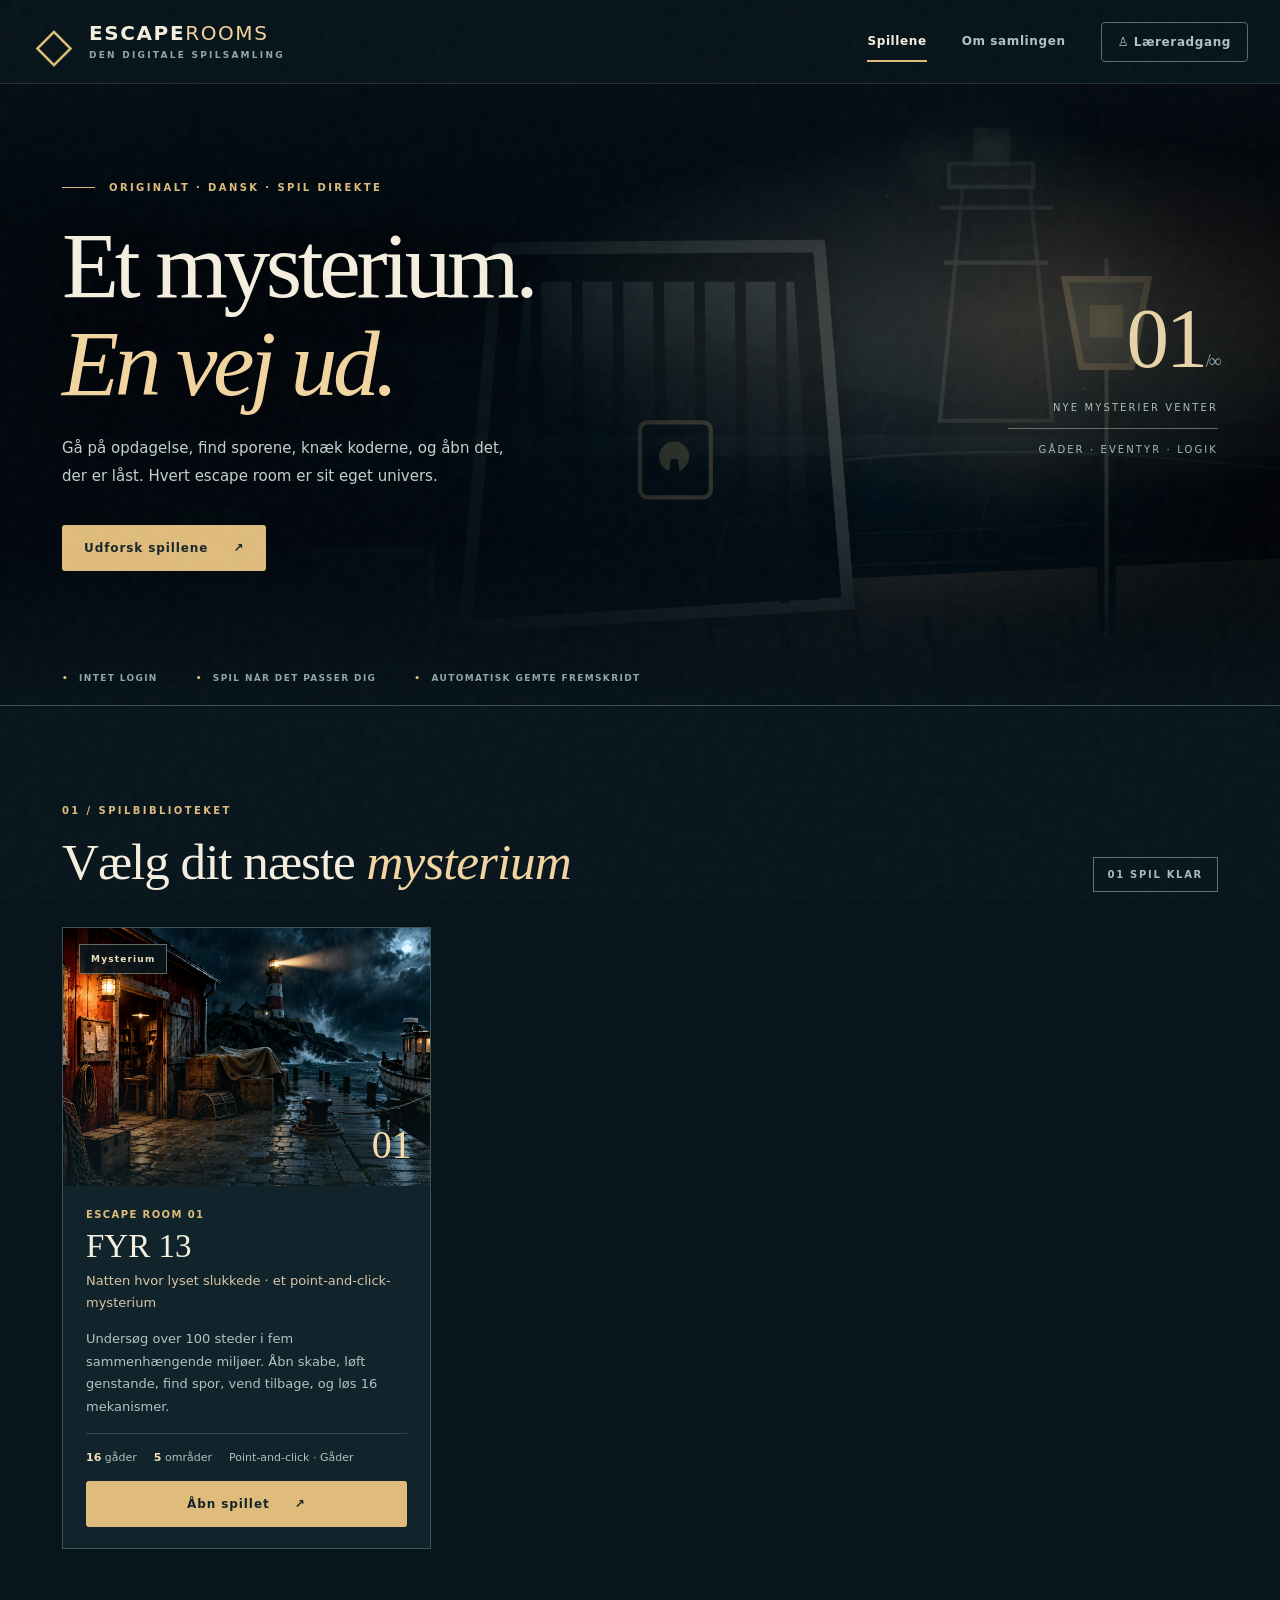
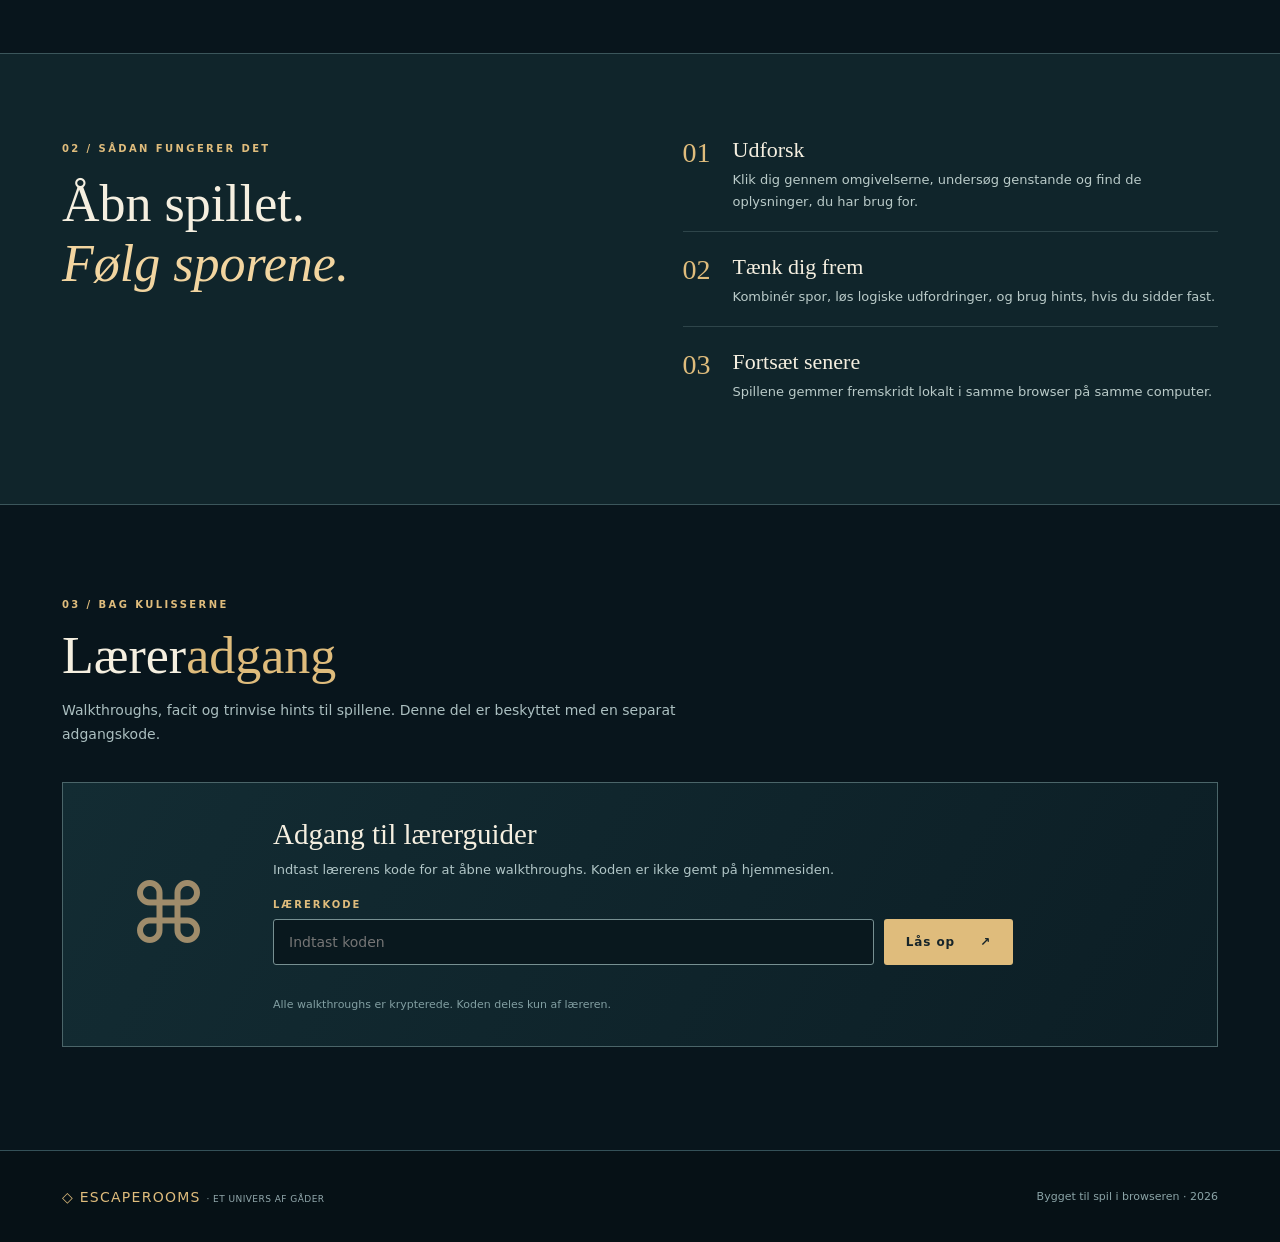
<file: index.html>
<!DOCTYPE html>
<html lang="da">
<head>
  <meta charset="utf-8" />
  <meta name="viewport" content="width=device-width, initial-scale=1" />
  <meta name="theme-color" content="#08141b" />
  <meta name="description" content="Escaperooms – selvstændige, originale danske digitale mysterier og gåder. Spil direkte i browseren." />
  <title>Escaperooms · Mysterier, der venter på at blive løst</title>
  <link rel="stylesheet" href="styles.css" />
  <script defer src="portal.js"></script>
</head>
<body>
  <div class="noise" aria-hidden="true"></div>
  <header class="main-header">
    <div class="header-content">
      <a class="brand" href="#spil" aria-label="Escaperooms – forside"><span class="brand-symbol" aria-hidden="true">◇</span><span><strong>ESCAPE<span>ROOMS</span></strong><small>DEN DIGITALE SPILSAMLING</small></span></a>
      <nav class="primary-nav" aria-label="Hovednavigation">
        <a href="#spil" id="navGames" class="active">Spillene</a>
        <a href="#om" id="navAbout">Om samlingen</a>
        <a href="#laerer" id="navTeacher" class="teacher-nav"><span aria-hidden="true">♙</span> Læreradgang</a>
      </nav>
    </div>
  </header>
  <main>
    <section class="hero" aria-labelledby="heroTitle">
      <div class="hero-art" role="img" aria-label="Et ensomt fyrtårn på en stormfuld nat"></div>
      <div class="hero-glow" aria-hidden="true"></div>
      <div class="hero-inner">
        <div class="hero-copy">
          <div class="eyebrow"><span class="eyebrow-dash"></span> ORIGINALT · DANSK · SPIL DIREKTE</div>
          <h1 id="heroTitle">Et mysterium.<br /><em>En vej ud.</em></h1>
          <p>Gå på opdagelse, find sporene, knæk koderne, og åbn det, der er låst. Hvert escape room er sit eget univers.</p>
          <a class="button button-gold" href="#spil"><span>Udforsk spillene</span><span aria-hidden="true">↗</span></a>
        </div>
        <div class="hero-side"><span class="hero-number">01<span> / ∞</span></span><span>NYE MYSTERIER VENTER</span><div class="hero-line"></div><span>GÅDER · EVENTYR · LOGIK</span></div>
      </div>
      <div class="hero-foot"><span>INTET LOGIN</span><span>SPIL NÅR DET PASSER DIG</span><span>AUTOMATISK GEMTE FREMSKRIDT</span></div>
    </section>
    <section class="library container" id="spil" aria-labelledby="libraryTitle">
      <div class="section-intro"><div><span class="section-overline">01 / SPILBIBLIOTEKET</span><h2 id="libraryTitle">Vælg dit næste <em>mysterium</em></h2></div><span class="library-count" id="libraryCount">HENTER SPIL...</span></div>
      <div class="library-grid" id="libraryGrid"><div class="loading-card">Henter spilbiblioteket ...</div></div>
    </section>
    <section class="about-band" id="om"><div class="container about-grid"><div><span class="section-overline">02 / SÅDAN FUNGERER DET</span><h2>Åbn spillet.<br /><em>Følg sporene.</em></h2></div><div class="about-items"><div><span class="about-index">01</span><div><h3>Udforsk</h3><p>Klik dig gennem omgivelserne, undersøg genstande og find de oplysninger, du har brug for.</p></div></div><div><span class="about-index">02</span><div><h3>Tænk dig frem</h3><p>Kombinér spor, løs logiske udfordringer, og brug hints, hvis du sidder fast.</p></div></div><div><span class="about-index">03</span><div><h3>Fortsæt senere</h3><p>Spillene gemmer fremskridt lokalt i samme browser på samme computer.</p></div></div></div></div></section>
    <section class="teacher-section container" id="laerer" aria-labelledby="teacherTitle">
      <div class="teacher-section-heading"><span class="section-overline">03 / BAG KULISSERNE</span><h2 id="teacherTitle">Lærer<span class="gold-text">adgang</span></h2><p>Walkthroughs, facit og trinvise hints til spillene. Denne del er beskyttet med en separat adgangskode.</p></div>
      <div class="teacher-shell" id="teacherShell">
        <div class="lock-crest" aria-hidden="true">⌘</div>
        <form class="unlock-form" id="unlockForm">
          <h3>Adgang til lærerguider</h3><p>Indtast lærerens kode for at åbne walkthroughs. Koden er ikke gemt på hjemmesiden.</p>
          <label for="teacherCode">LÆRERKODE</label><div class="unlock-row"><input id="teacherCode" name="teacherCode" type="password" autocomplete="off" autocapitalize="characters" spellcheck="false" placeholder="Indtast koden" required /><button type="submit" class="button button-gold" id="unlockButton">Lås op <span aria-hidden="true">↗</span></button></div>
          <div class="form-message" id="unlockMessage" role="status" aria-live="polite"></div>
          <small>Alle walkthroughs er krypterede. Koden deles kun af læreren.</small>
        </form>
        <div id="teacherUnlocked" hidden></div>
      </div>
    </section>
  </main>
  <footer class="site-footer"><div class="container footer-inner"><div class="footer-brand">◇ ESCAPEROOMS <span>· ET UNIVERS AF GÅDER</span></div><span>Bygget til spil i browseren · 2026</span></div></footer>
</body>
</html>
</file>
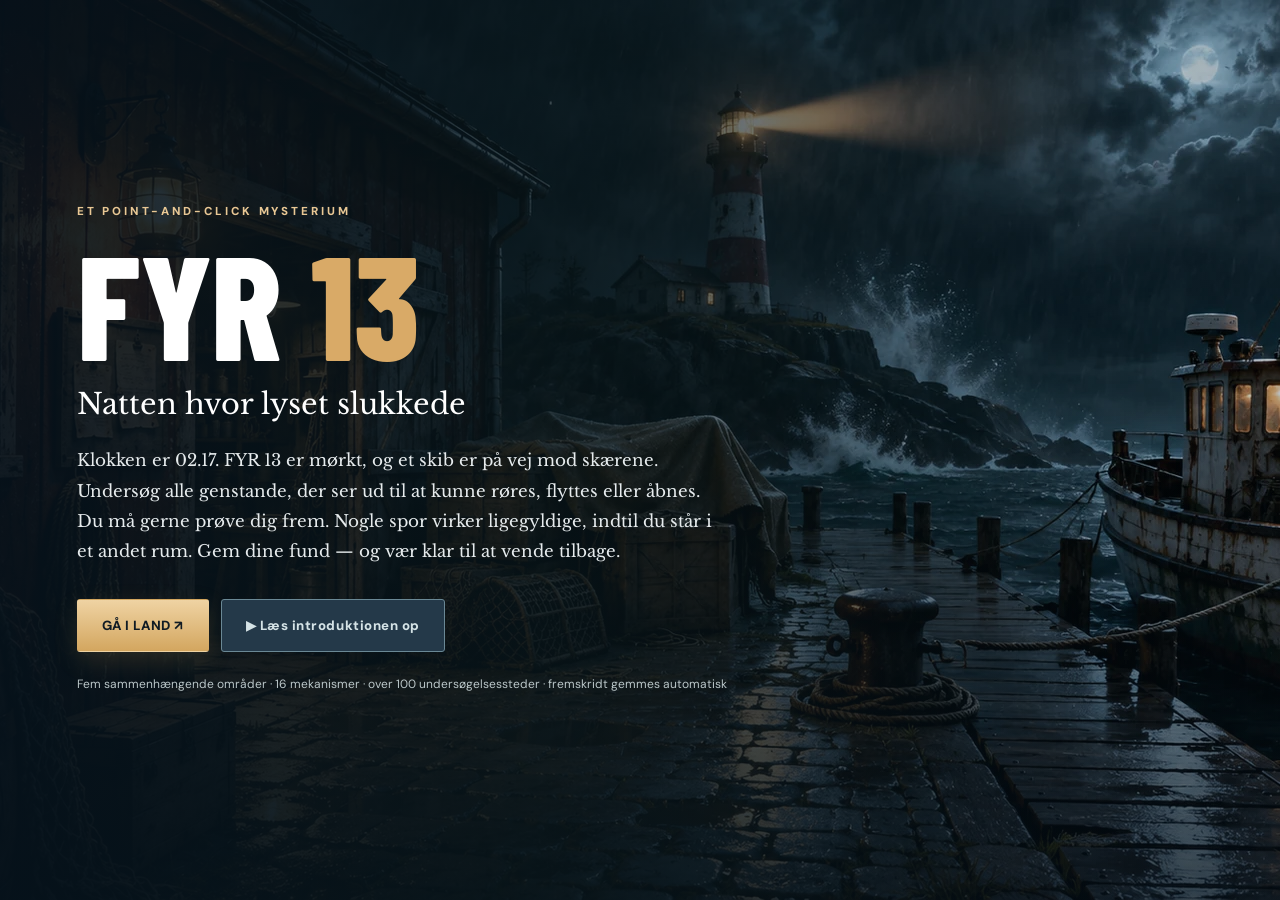
<file: games/fyr13/index.html>
<!DOCTYPE html><html lang="da"><head><meta charset="utf-8"><meta name="viewport" content="width=device-width,initial-scale=1"><meta name="theme-color" content="#071018"><meta name="description" content="FYR 13 – et interaktivt dansk escape room med fem udforskelige miljøer, 15 gåder, fund, logbog, oplæsning og hints."><title>FYR 13 – Natten hvor lyset slukkede</title><link rel="stylesheet" href="styles.css"><link rel="stylesheet" href="adventure.css"><link rel="stylesheet" href="adventure.css"></head><body><div id="app"><noscript>FYR 13 kræver, at JavaScript er aktiveret.</noscript></div><script src="game-data.js"></script><script src="game.js"></script></body></html>
</file>
<file: styles.css>
:root{color-scheme:dark;--bg:#08151c;--bg2:#0b1e25;--panel:#10252b;--line:#31505a;--gold:#dfbc7c;--gold2:#f2d5a0;--white:#f5efe0;--muted:#a5bbc1;--serif:Georgia,'Times New Roman',serif;--sans:ui-sans-serif,system-ui,-apple-system,'Segoe UI',sans-serif}
*{box-sizing:border-box}html{scroll-behavior:smooth}body{margin:0;background:var(--bg);font-family:var(--sans);color:var(--white)}a{color:inherit}button,input{font:inherit}button{cursor:pointer}button:focus-visible,a:focus-visible,input:focus-visible{outline:3px solid var(--gold2);outline-offset:4px}h1,h2,h3,p{margin-top:0}p{line-height:1.7}h1,h2{font-family:var(--serif);font-weight:400}h2 em,h1 em{font-weight:400;color:var(--gold2)}.container{max-width:1220px;padding:0 32px;margin:0 auto}.noise{position:fixed;inset:0;pointer-events:none;z-index:50;opacity:.09;background-image:url('data:image/svg+xml,%3Csvg viewBox=%220 0 160 160%22 xmlns=%22http://www.w3.org/2000/svg%22%3E%3Cfilter id=%22n%22%3E%3CfeTurbulence type=%22fractalNoise%22 baseFrequency=%22.5%22 numOctaves=%223%22 stitchTiles=%22stitch%22/%3E%3C/filter%3E%3Crect width=%22100%25%22 height=%22100%25%22 filter=%22url(%23n)%22 opacity=%22.33%22/%3E%3C/svg%3E')}.main-header{height:84px;position:relative;z-index:7;background:#07141adb;border-bottom:1px solid #8cb0ad33}.header-content{display:flex;align-items:center;justify-content:space-between;gap:18px;max-width:1370px;margin:0 auto;padding:0 32px;height:100%}.brand{display:flex;align-items:center;gap:13px;text-decoration:none}.brand-symbol{display:grid;place-items:center;width:44px;height:44px;font-size:48px;color:var(--gold);line-height:1;transform:rotate(0deg)}.brand strong{font-size:20px;letter-spacing:.08em;line-height:1}.brand strong span{font-weight:400;color:var(--gold2)}.brand small{display:block;font-size:9px;letter-spacing:.25em;margin-top:6px;color:#92a6a8;font-weight:600}.primary-nav{display:flex;align-items:center;gap:35px}.primary-nav a{text-decoration:none;color:#b2c2c3;font-size:12px;letter-spacing:.05em;font-weight:700;padding:12px 0;border-bottom:2px solid transparent}.primary-nav a.active,.primary-nav a:hover{color:var(--white);border-bottom-color:var(--gold)}.primary-nav a.teacher-nav{border:1px solid #567078;border-radius:4px;padding:12px 16px}.primary-nav a.teacher-nav:hover{border-color:var(--gold)}.hero{min-height:570px;position:relative;isolation:isolate;overflow:hidden;border-bottom:1px solid #34525a;background:#101d24}.hero-art{position:absolute;inset:-8% -2%;z-index:-3;background-image:linear-gradient(90deg,#07141b 2%,#07141bea 36%,#0a16219c 68%,#0d151b88 100%),url('games/fyr13/assets/kaj.svg');background-position:center,center 44%;background-size:cover;filter:saturate(.78) contrast(1.12);animation:breath 16s ease-in-out infinite alternate}.hero:before{content:'';position:absolute;inset:0;z-index:-2;background:radial-gradient(ellipse at 78% 38%,#ffd19e2b,transparent 35%),linear-gradient(0deg,#07141be8 0%,transparent 26%,transparent 75%,#07141b80 100%)}.hero-glow{position:absolute;right:12%;top:17%;width:170px;height:330px;background:linear-gradient(90deg,transparent,#d9b47919,transparent);transform:rotate(16deg);filter:blur(35px);opacity:.6;pointer-events:none}.hero-inner{max-width:1220px;margin:auto;min-height:515px;padding:89px 32px 80px;display:flex;align-items:center;justify-content:space-between;gap:40px}.hero-copy{max-width:720px}.eyebrow,.section-overline{display:inline-flex;align-items:center;gap:14px;color:var(--gold);font-size:10px;font-weight:850;letter-spacing:.24em}.eyebrow-dash{display:inline-block;height:1px;width:33px;background:var(--gold)}.hero h1{font-size:clamp(57px,7.3vw,100px);line-height:1.05;letter-spacing:-.047em;margin:24px 0 22px;text-shadow:0 9px 32px #000a}.hero p{max-width:470px;color:#c5d0cf;font-size:15px;line-height:1.85;margin-bottom:34px}.button{display:inline-flex;align-items:center;justify-content:space-between;gap:25px;padding:15px 21px;border:1px solid transparent;text-decoration:none;font-size:12px;font-weight:850;letter-spacing:.075em;border-radius:3px;transition:background .2s ease,transform .2s ease}.button:hover{transform:translateY(-2px)}.button:disabled{opacity:.6;cursor:wait}.button-gold{background:var(--gold);color:#17252a}.button-gold:hover{background:#f1d5a1}.button-outline{border-color:#758a87;background:#10252a;color:#f5e8ca}.button-outline:hover{border-color:var(--gold);background:#1c3334}.hero-side{display:grid;gap:15px;text-align:right;align-content:center;color:#a4bbb9;font-size:10px;letter-spacing:.21em}.hero-side .hero-number{font:normal 85px var(--serif);letter-spacing:-.04em;color:#e7d4aa}.hero-number span{font:normal 18px var(--serif);color:#91a3a4}.hero-line{height:1px;background:#b4b5aa88;width:210px}.hero-foot{height:54px;max-width:1220px;margin:0 auto;padding:0 32px;display:flex;align-items:center;gap:38px;color:#8fa5a7;font-size:9px;letter-spacing:.15em;font-weight:800}.hero-foot span:before{content:'•';color:var(--gold);padding-right:10px}.library{padding-top:93px;padding-bottom:104px}.section-intro{display:flex;align-items:end;justify-content:space-between;gap:20px;margin-bottom:35px}.section-intro h2{font-size:clamp(35px,4vw,54px);line-height:1.17;letter-spacing:-.02em;margin:14px 0 0}.library-count{border:1px solid #607674;color:var(--muted);padding:11px 14px;font-size:10px;letter-spacing:.17em;font-weight:850;white-space:nowrap}.library-grid{display:grid;grid-template-columns:repeat(3,minmax(0,1fr));gap:25px}.game-card{border:1px solid #3b5457;background:#11242b;overflow:hidden;transition:transform .22s ease,border-color .22s ease,box-shadow .22s ease}.game-card:hover{transform:translateY(-5px);border-color:#b9a177;box-shadow:0 16px 35px #0005}.card-cover{display:block;position:relative;aspect-ratio:1.42;overflow:hidden;background:#20313a}.card-cover img{display:block;width:100%;height:100%;object-fit:cover;transition:transform .65s ease;filter:contrast(1.13) saturate(.9)}.game-card:hover img{transform:scale(1.07)}.card-cover:after{content:'';position:absolute;inset:0;pointer-events:none;background:linear-gradient(0deg,#10242ba6,transparent 56%)}.cover-category{position:absolute;top:16px;left:16px;background:#081920cb;border:1px solid #b6b49a88;color:#ebdebf;font-size:9px;letter-spacing:.13em;font-weight:850;padding:9px 11px;z-index:2}.cover-index{position:absolute;bottom:18px;right:18px;font:normal 40px var(--serif);color:#f4ddaa;z-index:2}.card-content{padding:23px 23px 21px}.card-kicker{font-size:10px;color:var(--gold);font-weight:800;letter-spacing:.14em;margin-bottom:8px}.game-card h3{font:normal 33px/1.15 var(--serif);margin:4px 0}.card-subtitle{font-size:13px;color:#d9c5a6;margin:0 0 14px}.card-description{color:#b1c2c3;font-size:13px;line-height:1.75;min-height:92px}.card-stats{display:flex;gap:17px;flex-wrap:wrap;border-top:1px solid #52666788;padding:17px 0;color:#afc1bf;font-size:11px}.card-stats strong{color:#f0dfba;font-weight:800}.card-actions{display:flex;align-items:center;gap:15px;justify-content:space-between}.card-actions a{flex:1;text-align:center;justify-content:center}.progress-caption{font-size:10px;color:var(--gold);max-width:110px;text-align:right;line-height:1.5}.loading-card,.error-card{padding:35px;border:1px solid var(--line);color:var(--muted)}.about-band{background:#10252b;border-block:1px solid #3b565b;padding:83px 0}.about-grid{display:grid;grid-template-columns:1fr 1fr;gap:85px}.about-grid h2{font-size:52px;line-height:1.15;margin:18px 0}.about-items{display:grid;gap:22px}.about-items>div{border-bottom:1px solid #49626688;display:flex;gap:22px;padding-bottom:18px}.about-items>div:last-child{border:0}.about-index{font:normal 28px var(--serif);color:var(--gold)}.about-items h3{font:normal 22px var(--serif);margin:0 0 6px}.about-items p{font-size:13px;color:#bacbc9;line-height:1.7;margin:0}.teacher-section{padding-top:88px;padding-bottom:103px}.teacher-section-heading{max-width:680px;margin-bottom:35px}.teacher-section-heading h2{font-size:52px;margin:14px 0}.gold-text{color:var(--gold)}.teacher-section-heading p{font-size:14px;color:#abbfc0}.teacher-shell{border:1px solid #4b6569;background:linear-gradient(120deg,#132c33,#0c1e25);padding:35px;display:flex;gap:35px;min-height:255px}.lock-crest{font-size:83px;font-family:var(--serif);color:#9f8c6b;width:140px;min-width:140px;align-self:center;text-align:center}.unlock-form{flex:1;max-width:740px}.unlock-form h3{font:normal 29px var(--serif);margin:0 0 8px}.unlock-form p{font-size:13px;color:#b1c6c7}.unlock-form label{display:block;font-size:10px;font-weight:800;letter-spacing:.2em;color:var(--gold);margin:18px 0 9px}.unlock-row{display:flex;gap:10px}.unlock-row input{background:#09181e;border:1px solid #779092;color:#ffefd3;min-width:0;flex:1;padding:14px 15px;border-radius:3px;font-size:14px}.unlock-row button{white-space:nowrap}.form-message{min-height:24px;font-size:12px;margin-top:9px;color:#ffc4b3}.unlock-form small{display:block;color:#829fa2;font-size:11px}.teacher-dashboard{flex:1;min-width:0}.teacher-topline{display:flex;justify-content:space-between;align-items:center;gap:15px}.teacher-topline h3{font:normal 30px var(--serif);margin:0}.text-action{background:transparent;color:var(--gold);border:1px solid #7c8f88;padding:9px 12px;border-radius:3px;font-size:11px;font-weight:800}.text-action:hover{background:#253c42}.teacher-help{font-size:12px;color:#a9c1c2;margin:10px 0 21px}.teacher-game-nav{display:flex;gap:8px;flex-wrap:wrap;margin:12px 0 20px}.teacher-game-nav button{border:1px solid #69817e;color:#e9dcbf;background:#183238;padding:9px 15px;font-weight:800;font-size:12px}.teacher-game-nav button.active{background:var(--gold);color:#18292c;border-color:var(--gold)}.guide-controls{display:flex;gap:12px;flex-wrap:wrap;align-items:center;margin:13px 0 20px}.guide-controls input{border:1px solid #678080;background:#0a1b23;color:#fff1cf;padding:12px;flex:1;min-width:220px}.guide-controls .button{white-space:nowrap}.guide-summary{display:grid;gap:2px;border-left:2px solid var(--gold);background:#1d3439;padding:15px;margin-bottom:20px}.guide-summary strong{font:normal 25px var(--serif)}.guide-summary span{font-size:12px;color:#b8caca}.guide-area{margin-bottom:14px;border:1px solid #536c6e}.guide-area>summary{cursor:pointer;background:#1c343a;padding:17px 19px;font-size:16px;color:#f0debf;font-weight:750;display:flex;justify-content:space-between;gap:15px;list-style:none}.guide-area>summary::-webkit-details-marker{display:none}.guide-area>summary::after{content:'+';font-size:21px;color:var(--gold)}.guide-area[open]>summary::after{content:'−'}.guide-area-content{padding:14px;background:#0e222a}.guide-note{font-size:12px;color:#dfcfaf;border-left:2px solid #928061;padding:8px 13px;margin:0 0 15px;background:#1b3032}.guide-puzzle{border:1px solid #3f5c60;padding:17px;background:#132b32;margin:13px 0}.guide-puzzle h4{font:normal 22px var(--serif);margin:0 0 5px}.guide-puzzle .guide-index{color:var(--gold);font-size:10px;letter-spacing:.16em;font-weight:900;margin-bottom:5px}.guide-puzzle p{font-size:12px;color:#bdced0;margin:8px 0}.guide-answer{border-left:3px solid var(--gold);background:#233534;padding:12px 14px;color:#ffebbe;font-size:13px;line-height:1.6;margin:13px 0}.guide-hints{margin:10px 0;padding:0;list-style:none}.guide-hints li{border-bottom:1px solid #395256;font-size:12px;line-height:1.6;color:#dbe4db;padding:9px 0}.guide-hints strong{color:var(--gold);margin-right:8px}.guide-pill{color:var(--gold);font-size:10px;font-weight:900;text-transform:uppercase}.guide-error{font-size:12px;color:#ffd0bf;margin:10px}.site-footer{border-top:1px solid #345158;background:#061116}.footer-inner{min-height:91px;display:flex;align-items:center;justify-content:space-between;gap:20px;color:#8ba4a7;font-size:11px}.footer-brand{font-size:14px;color:var(--gold);letter-spacing:.09em}.footer-brand span{font-size:9px;color:#94aaae;letter-spacing:.05em}[hidden]{display:none!important}
@keyframes breath{from{transform:scale(1)}to{transform:scale(1.05)}}
@media(max-width:990px){.library-grid{grid-template-columns:repeat(2,minmax(0,1fr))}.hero-side{display:none}.hero-inner{min-height:480px}.about-grid{gap:38px}.about-grid h2{font-size:42px}}
@media(max-width:670px){.container,.header-content{padding-inline:20px}.main-header{height:auto}.header-content{align-items:flex-start;gap:12px;flex-direction:column;padding-block:12px}.brand strong{font-size:16px}.brand small{font-size:8px}.brand-symbol{width:30px;height:30px;font-size:36px}.primary-nav{justify-content:space-between;width:100%;gap:8px}.primary-nav a{font-size:11px}.primary-nav a.teacher-nav{padding:8px}.hero{min-height:470px}.hero-inner{padding:58px 20px 42px;min-height:435px}.hero h1{font-size:56px}.hero p{font-size:13px}.hero-foot{padding:0 20px;gap:12px;justify-content:space-between;font-size:8px}.hero-foot span:nth-child(2){display:none}.library{padding-top:58px;padding-bottom:68px}.section-intro{align-items:start;flex-direction:column}.section-intro h2{font-size:36px}.library-grid{grid-template-columns:1fr}.card-description{min-height:0}.about-band{padding-block:60px}.about-grid{grid-template-columns:1fr;gap:20px}.about-grid h2{font-size:42px}.teacher-section{padding-block:60px}.teacher-section-heading h2{font-size:41px}.teacher-shell{display:block;padding:20px}.lock-crest{display:none}.unlock-row{flex-direction:column}.guide-controls{flex-direction:column;align-items:stretch}.guide-controls input{width:100%}.footer-inner{align-items:start;flex-direction:column;padding-block:22px}.footer-brand span{display:none}}
@media(prefers-reduced-motion:reduce){*,*::before,*::after{animation:none!important;scroll-behavior:auto!important;transition:none!important}}
@media print{.main-header,.hero,.library,.about-band,.teacher-section-heading,.lock-crest,.teacher-game-nav,.guide-controls,.site-footer,.text-action,.noise{display:none!important}.teacher-shell{border:0;padding:0}.guide-area{break-inside:avoid}.guide-area:not([open]){display:none}}
/* FYR 13 v2: lærerguiden viser også alle fysiske spor fra miljøerne. */
.guide-clues{border:1px solid #a4b0a058;background:#0d1d29;border-radius:8px;padding:17px 20px;margin:15px 0 22px}.guide-clues h4{color:#eacb91;font-size:.95rem;margin:0 0 13px}.guide-clues p{color:#cad5d9;font-size:.83rem;line-height:1.65;margin:8px 0}.guide-clues strong{color:#f1e3bd}
</file>
<file: games/fyr13/styles.css>
@import url('https://fonts.googleapis.com/css2?family=Barlow+Condensed:wght@400;500;600;700;800&family=DM+Sans:wght@400;500;600;700&family=Libre+Baskerville:ital,wght@0,400;0,700;1,400&display=swap');
:root{font-family:'DM Sans',Arial,sans-serif;color:#eff1eb;background:#070e15;--gold:#e4bb77;--line:rgba(225,217,195,.17);--navy:#0c1720;--blue:#9bcdd3}*{box-sizing:border-box}body{margin:0;min-height:100vh;background:radial-gradient(ellipse at 30% 0%,#1b3444 0%,#08131b 45%,#060c13 100%);overflow-x:hidden}button,input,select{font:inherit}button{cursor:pointer}button:disabled{cursor:not-allowed;opacity:.38}button:focus-visible,a:focus-visible,input:focus-visible,select:focus-visible{outline:3px solid #edd49b;outline-offset:3px}a{color:inherit}.upperline,.eyebrow,.mini-label{font-size:.68rem;font-weight:800;letter-spacing:.2em;color:var(--gold)}.topbar{display:flex;align-items:center;gap:2vw;height:78px;padding:0 clamp(16px,2.6vw,46px);border-bottom:1px solid var(--line);background:linear-gradient(180deg,#0a1620,#0b151c);position:relative;z-index:5;box-shadow:0 10px 35px #0005}.logo{display:flex;align-items:center;gap:12px;text-decoration:none;white-space:nowrap;font-family:'Barlow Condensed',sans-serif;font-size:2.25rem;font-weight:800;line-height:.9;letter-spacing:.05em}.logo b{color:var(--gold)}.logo small{display:block;margin-top:7px;letter-spacing:.22em;font-family:'DM Sans',sans-serif;font-size:.56rem;font-weight:600;color:#acb4b9}.logo-icon{font-size:2.4rem;color:var(--gold)}.chapters{display:flex;flex:1;justify-content:center;gap:4px;height:100%;align-items:stretch;overflow-x:auto;scrollbar-width:none}.chapter{border:0;border-bottom:2px solid transparent;background:none;color:#bfcbd1;padding:9px clamp(9px,1.1vw,20px);font-family:'Barlow Condensed',sans-serif;font-size:1.18rem;font-weight:600;white-space:nowrap;transition:color .2s,background .25s,border-color .25s}.chapter small{margin-right:8px;font:500 .68rem 'DM Sans',sans-serif;color:#8d9ca2}.chapter:not(:disabled):hover,.chapter.selected{color:white;background:#25354177;border-bottom-color:var(--gold)}.lock{font-size:.9rem;color:#647580;margin-left:3px}.top-actions{display:flex;gap:6px}.chrome-btn,.bottomtools button{border:1px solid var(--line);background:#182631;color:#d9e3e3;border-radius:7px;padding:10px 13px;white-space:nowrap;transition:background .2s,transform .2s}.chrome-btn:hover,.bottomtools button:hover{background:#354c57;transform:translateY(-2px)}.main-game{max-width:1740px;margin:auto;padding:clamp(12px,1.8vw,28px)}.scene-header{display:flex;justify-content:space-between;align-items:center;gap:20px;margin:0 0 14px;min-height:107px}.scene-header h1{font:800 clamp(2.3rem,3vw,3.65rem)/1 'Barlow Condensed',sans-serif;text-transform:uppercase;letter-spacing:.04em;margin:8px 0 6px}.scene-header p{margin:0;color:#c4ccd0;font-size:.94rem}.scene-objective{max-width:400px;min-width:260px;padding:14px 18px;background:linear-gradient(90deg,#192b36dc,#14212bd9);border-left:3px solid var(--gold);box-shadow:0 10px 35px #0004}.scene-objective span{font-size:.64rem;letter-spacing:.17em;color:var(--gold);font-weight:800}.scene-objective p{margin-top:6px;line-height:1.5}.scene-wrap{position:relative}.scene-art{height:min(56vw,62vh);min-height:440px;max-height:750px;border:1px solid #75868d66;position:relative;overflow:hidden;background-image:linear-gradient(180deg,#020c13aa 0%,transparent 27%,transparent 62%,#08111aba 100%),var(--bg);background-position:center;background-size:cover;box-shadow:0 22px 55px #000a,inset 0 0 0 1px #ddd2a122;isolation:isolate}.scene-art:after{content:'';position:absolute;inset:0;z-index:-1;background:radial-gradient(ellipse at 48% 43%,transparent 43%,#02070dbb 115%);pointer-events:none}.scene-rain{position:absolute;inset:-10%;background:repeating-linear-gradient(105deg,transparent 0 40px,#d9eafa17 41px,transparent 43px,transparent 115px);opacity:.13;transform:translateY(-4%);animation:rain 17s linear infinite;pointer-events:none}@keyframes rain{to{transform:translate(-2%,6%)}}.scene-vignette{position:absolute;inset:0;background:linear-gradient(90deg,#04101c40,transparent 35%,transparent 65%,#04101c30);pointer-events:none}.hotspot{position:absolute;z-index:3;transform:translate(-50%,-50%);min-width:58px;height:58px;border:0;background:none;color:white;padding:0;transition:filter .25s}.hotspot-ring{position:absolute;inset:3px;border:2px solid #b6e5eb;border-radius:50%;background:#031017b5;box-shadow:0 0 0 7px #8ed3e126,0 0 27px #76cfdd84,inset 0 0 14px #385969;transition:transform .25s,background .25s,box-shadow .25s}.hotspot-ring:after{content:'';position:absolute;inset:-10px;border:1px solid #e5edf95c;border-radius:50%;animation:breathe 3.5s ease-in-out infinite}.puzzle-hotspot .hotspot-ring{border-color:#f0c884;box-shadow:0 0 0 7px #e4b56425,0 0 28px #d19e4e9c,inset 0 0 14px #67502f}.hotspot:hover .hotspot-ring,.hotspot:focus-visible .hotspot-ring{transform:scale(1.14);background:#274657ec}.hotspot.visited{opacity:.7}.hotspot.visited .hotspot-ring:after{animation:none}.hotspot-symbol{position:relative;font-size:1.45rem;font-family:serif;line-height:58px}.hotspot-label{position:absolute;bottom:-26px;left:50%;transform:translateX(-50%) translateY(-4px);background:#0b1720e8;color:white;white-space:nowrap;font-size:.72rem;padding:5px 9px;pointer-events:none;border:1px solid #bbcfdf44;opacity:0;transition:opacity .2s,transform .2s}.hotspot:hover .hotspot-label,.hotspot:focus-visible .hotspot-label{opacity:1;transform:translateX(-50%) translateY(0)}@keyframes breathe{50%{transform:scale(1.25);opacity:.38}}.scene-legend{display:flex;gap:24px;align-items:center;padding:12px 15px;background:#0b1720;box-shadow:0 9px 18px #0005;color:#acbec7;font-size:.75rem}.scene-legend span:last-child{margin-left:auto;color:#7d939d}.dot{display:inline-block;width:9px;height:9px;border-radius:50%;margin-right:6px}.dot.clue{background:#a2dce4;box-shadow:0 0 12px #83d5e5}.dot.puzzle{background:#ecc183;box-shadow:0 0 12px #e9bd77}.inventory{margin-top:16px;background:linear-gradient(170deg,#14232e,#0d1720);border:1px solid #758b9257;padding:14px 17px;display:flex;align-items:center;gap:18px;min-height:115px;box-shadow:0 12px 20px #0004}.inventory-head{min-width:125px;align-self:stretch;border-right:1px solid var(--line);padding:13px 15px 0 0}.inventory-head strong{font-size:.8rem;letter-spacing:.1em;white-space:nowrap}.inventory-head span{font-size:.69rem;display:block;margin-top:9px;color:#a7b5be}.inventory-list{display:flex;gap:9px;flex:1;overflow:auto;padding:3px 3px 7px;scrollbar-width:thin}.inventory-item{min-width:85px;max-width:98px;flex:0 0 90px;min-height:79px;background:radial-gradient(circle at 40% 10%,#344958,#172632);border:1px solid #9fa9ad53;color:#d8e7eb;display:flex;flex-direction:column;justify-content:center;align-items:center;gap:5px;border-radius:4px;transition:transform .22s,border-color .22s}.inventory-item:hover{transform:translateY(-3px);border-color:var(--gold)}.inventory-item span{color:var(--gold);font-size:1.38rem}.inventory-item small{font-size:.6rem;text-align:center;line-height:1.2;max-width:85px}.inventory-empty{color:#8a9da6;font-size:.8rem;margin:auto}.inventory-notes{border:1px solid #c4ac78;background:#2f332d;color:#ecd7a8;padding:13px;min-width:78px;min-height:78px;font-size:1rem}.inventory-notes span{display:block;font-size:.71rem;margin-top:4px}.bottomtools{display:flex;gap:10px;align-items:center;padding:18px 0}.bottomtools span{margin-left:auto;color:#81939b;font-size:.74rem}.overlay-backdrop{position:fixed;inset:0;background:#02070ce3;backdrop-filter:blur(9px);z-index:50;display:flex;justify-content:center;align-items:center;padding:clamp(10px,2vw,28px);animation:fadeIn .22s ease-out}@keyframes fadeIn{from{opacity:0}to{opacity:1}}.inspector{width:min(760px,100%);max-height:94vh;overflow:auto;border:1px solid #75838b;box-shadow:0 34px 110px #000e,0 0 0 2px #e1bd7c11;background:linear-gradient(165deg,#172935,#0d1721 70%);animation:slideIn .26s ease-out}.inspector-big{width:min(1320px,100%);height:min(800px,94vh);display:flex;flex-direction:column}.inspector-big .inspector-content{flex:1;display:flex;flex-direction:column;min-height:0;overflow:auto}@keyframes slideIn{from{opacity:.5;transform:translateY(18px) scale(.985)}to{opacity:1;transform:translateY(0) scale(1)}}.inspector-head{display:flex;justify-content:space-between;gap:20px;align-items:center;border-bottom:1px solid #dfc68d47;padding:18px clamp(18px,3vw,36px);min-height:88px;background:linear-gradient(90deg,#1e3543,#152431)}.inspector-head h2{margin:4px 0 0;font:800 clamp(1.8rem,3vw,2.5rem)/1 'Barlow Condensed',sans-serif;letter-spacing:.06em;text-transform:uppercase}.close{border:1px solid #ffffff43;border-radius:50%;background:#0c1822;color:#e9eced;font-size:1.8rem;width:45px;height:45px;transition:transform .2s,background .2s}.close:hover{background:#29414f;transform:rotate(90deg)}.inspector-content{padding:clamp(18px,2.7vw,34px)}.clue-body{display:grid;grid-template-columns:190px 1fr;gap:28px;align-items:stretch}.clue-illustration{min-height:230px;display:flex;flex-direction:column;align-items:center;justify-content:center;gap:20px;background:linear-gradient(135deg,#6c51379e,#b29c70a1,#7b6546a8);border:9px solid #b6a4845b;outline:1px solid #ffffff23;box-shadow:inset 0 0 45px #22150c}.clue-illustration span{font-family:serif;font-size:5.5rem;color:#f0d6a0;text-shadow:0 5px 10px #0007}.clue-illustration small{font-size:.64rem;letter-spacing:.13em;color:#ecdfcd}.story{font:400 clamp(1.06rem,1.55vw,1.33rem)/1.83 'Libre Baskerville',Georgia,serif;color:#ece9e1;margin:0}.clue-copy .story{font-size:1.06rem}.mini-label{margin-top:22px}.clue-actions,.act-row{display:flex;gap:12px;margin-top:27px;flex-wrap:wrap}.primary,.secondary,.subtle{border:1px solid transparent;min-height:49px;padding:13px 21px;border-radius:3px;letter-spacing:.04em;font-weight:800;font-size:.83rem;transition:background .2s,transform .2s,color .2s,box-shadow .2s}.primary{color:#101b24;background:linear-gradient(#efd3a3,#d3a65f);box-shadow:0 8px 25px #dcae5b27}.primary:hover{transform:translateY(-2px);background:linear-gradient(#ffe5b6,#edc280);box-shadow:0 10px 25px #dcae5b50}.secondary{color:#d5e3e6;background:#243949;border-color:#6a8895}.secondary:hover{background:#375364;transform:translateY(-2px)}.subtle{background:none;color:#9eb0ba;border:1px solid #70828c55}.puzzle-layout{flex:1;display:grid;grid-template-columns:minmax(230px,.9fr) minmax(400px,1.4fr);gap:clamp(17px,3vw,45px);min-height:360px}.puzzle-copy{border-right:1px solid var(--line);padding-right:clamp(12px,2vw,28px);display:flex;flex-direction:column;align-items:start;gap:18px}.puzzle-copy .story{font-size:clamp(1rem,1.45vw,1.25rem)}.puzzle-context{background:#172936;padding:17px;border-left:2px solid #e3bd7c;color:#c4d4d7;font-size:.84rem;line-height:1.65}.puzzle-context strong{color:#eee6d1}.puzzle-context p{margin:4px 0 0}.puzzle-copy .secondary{margin-top:auto}.puzzle-work{display:flex;flex-direction:column;min-height:300px}.work-area{flex:1;display:flex;justify-content:center;align-items:center;min-height:295px}.work-bottom{display:flex;gap:16px;justify-content:space-between;align-items:center;border-top:1px solid var(--line);padding-top:17px}.work-bottom button{flex:0 0 auto}.work-bottom span{color:#a9c2cb;font-size:.83rem;line-height:1.5}.work-bottom span.warning{color:#f5a2a2}.hintstrip{border-top:1px solid #d9b47047;padding:15px 18px;margin-top:18px;background:#1b2630;display:flex;align-items:center;gap:16px;flex-wrap:wrap}.hint-title{font-size:.82rem;font-weight:800;color:var(--gold)}.hint-button{border:1px solid var(--gold);background:#453c2d;color:#f1d5a0;padding:10px 14px;border-radius:3px}.hint-button:not(:disabled):hover{background:#66543b}.hintstrip #hintTimer{font-size:.75rem;color:#9cadb6}.hintstrip #hintLines{flex:1 1 100%;order:4}.hintstrip #hintLines:empty{display:none}.hintstrip #hintLines p{margin:9px 0;font-size:.86rem;line-height:1.65;color:#d3e0e0}.hintstrip #hintLines b{color:#ecd29c}.board-list{width:min(100%,530px);display:flex;flex-direction:column;gap:10px}.order-card{background:linear-gradient(95deg,#293e48,#1a2b34);border:1px solid #70808c70;padding:11px 16px;min-height:58px;display:flex;align-items:center;gap:20px;will-change:transform}.order-number{font-size:.8rem;color:#e4bb77;letter-spacing:.15em}.order-card strong{font:700 1.5rem 'Barlow Condensed',sans-serif;flex:1}.reorder-actions{display:flex;gap:5px}.reorder-actions button{background:#122430;color:#efddb6;border:1px solid #85949c;padding:7px 12px;font-size:1.15rem;transition:background .15s}.reorder-actions button:not(:disabled):hover{background:#456475}.code-area{background:radial-gradient(circle at 50% 20%,#314958,#13202a 70%);border:1px solid #8ca0a059;min-height:290px;width:min(460px,100%);padding:25px;display:flex;flex-direction:column;align-items:center;justify-content:center;gap:18px}.code-ornament{font-size:3rem;color:var(--gold)}.code-area label{font-size:.74rem;color:#d4c1a0;letter-spacing:.22em}.answer-code{width:100%;text-align:center;background:#08131b;color:#f4e6c5;letter-spacing:.3em;border:1px solid #b4a47a;padding:18px 12px;font:800 clamp(1.65rem,2.5vw,2.7rem) 'Barlow Condensed',sans-serif;text-transform:uppercase}.control-hint{font-size:.75rem;color:#98abb4}.morse-machine,.sequence-machine{width:min(100%,580px);display:flex;flex-direction:column;gap:20px;align-items:center}.morse-display,.sequence-display{border:1px solid #7395a0;background:#03141c;width:100%;min-height:90px;display:grid;place-items:center;text-align:center;padding:13px;color:#e5c27e;font:700 clamp(1.3rem,2.8vw,2.25rem) 'Barlow Condensed',sans-serif;letter-spacing:.13em}.morse-buttons,.sequence-buttons{display:flex;gap:12px;justify-content:center;flex-wrap:wrap}.morse-buttons button,.sequence-buttons button{border:1px solid #75929e;background:#243a45;color:#e4eef0;padding:18px 22px;min-width:95px;transition:background .2s,transform .2s}.morse-buttons button:hover,.sequence-buttons button:hover{background:#426373;transform:translateY(-2px)}.sequence-buttons button.pressed{background:#504b33;color:#f3d7a4;border-color:var(--gold)}.dial-machine{display:flex;gap:clamp(15px,2vw,32px);width:100%;justify-content:center}.dial{border:1px solid #7f8e947d;background:linear-gradient(#31414a,#111b23);padding:13px;display:flex;flex-direction:column;align-items:center;gap:8px;width:120px}.dial small{font-size:.67rem;letter-spacing:.12em;color:#dfc79a}.dial strong{font:700 3.9rem 'Barlow Condensed',sans-serif;color:#edd49d;background:#0a161e;border:1px solid #95a8a75e;width:100%;text-align:center}.dial button{width:100%;border:0;background:#566b72;color:white;font-size:1.15rem;transition:background .2s}.dial button:hover{background:#7e989c}.match-grid{display:grid;gap:12px;width:100%}.match-row{display:flex;align-items:center;gap:12px}.wire{flex:0 0 105px;padding:12px;border:1px solid #ffffff6b;color:white;font-weight:800}.wire-0{background:#85443d}.wire-1{background:#315c8a}.wire-2{background:#98793f}.wire-3{background:#44715c}.wire-link{color:#99acb6;flex:1;text-align:center}.match-row select{flex:0 0 180px;max-width:45%;min-height:42px;background:#162a33;color:#eee;border:1px solid #7c9298;padding:7px}.route-panel{display:flex;gap:30px;align-items:center;justify-content:center;flex-wrap:wrap;width:100%}.route-board{width:min(310px,45vw);aspect-ratio:1;position:relative;background:#1f3a45;border:9px solid #997b55;box-shadow:0 0 20px #0008,inset 0 0 30px #0005}.route-cells{display:grid;grid-template-columns:repeat(5,1fr);grid-template-rows:repeat(5,1fr);height:100%}.route-cell{border:1px solid #83adb14d;display:grid;place-items:center;color:#e7d19a;font-weight:800}.route-cell.danger{background:repeating-linear-gradient(135deg,#12212e,#12212e 5px,#243946 5px,#243946 9px);color:#b7c5c7}.route-cell.end{background:#426e57}.route-cursor{width:20%;height:20%;position:absolute;left:0;top:0;display:grid;place-items:center;font-size:2rem;color:#f7d58a;text-shadow:0 0 8px #ecc475;transition:transform .35s cubic-bezier(.2,.9,.3,1);pointer-events:none}.arrow-pad{width:145px;display:grid;grid-template-columns:repeat(3,1fr);grid-template-rows:repeat(3,46px) 44px;gap:4px;grid-template-areas:'. up .' 'left down right' 'reset reset reset'}.arrow-pad button{background:#2d4958;border:1px solid #8aa5a6;color:white;font-size:1.4rem}.arrow-pad button:hover{background:#4c6e7f}.arrow-pad .up{grid-area:up}.arrow-pad .left{grid-area:left}.arrow-pad .down{grid-area:down}.arrow-pad .right{grid-area:right}.arrow-pad .reset{grid-area:reset;font-size:.77rem}.mirror-board{width:100%;padding:30px 20px;border:1px solid #8b9e9980;background:radial-gradient(ellipse,#334e5c,#132630 72%);position:relative}.mirror-track{display:flex;gap:12px;justify-content:space-around;position:relative;z-index:2}.mirror{width:22%;height:170px;display:flex;flex-direction:column;align-items:center;justify-content:space-around;background:linear-gradient(150deg,#334a52,#17242d);border:1px solid #bca77a;color:#e5cf94}.mirror small{font-size:.62rem;letter-spacing:.1em}.mirror strong{font-size:4rem;line-height:1}.mirror span{font-size:.7rem;color:#bbcbd1}.mirror:hover{box-shadow:0 0 22px #eacb7480}.beam-path{position:absolute;height:3px;background:linear-gradient(90deg,transparent,#ebbb6c,transparent);width:90%;top:45%;left:5%;filter:blur(1px);opacity:.38}.success-view,.locked-puzzle,.ending{display:flex;flex-direction:column;justify-content:center;align-items:center;text-align:center;padding:30px 16px;gap:12px;flex:1;max-width:870px;margin:auto}.success-emblem,.end-beacon{font-size:5rem;color:#edd18f;text-shadow:0 0 50px #f5bb6290}.success-view h3,.ending h3{font:800 2.6rem 'Barlow Condensed',sans-serif;margin:0}.success-view p,.locked-puzzle p,.ending p{font:1.07rem/1.8 'Libre Baskerville',serif;color:#dedfdc}.token-reward,.missing-count{padding:15px 25px;background:#273d48;border:1px solid #b89c64;color:#f8d6a0}.locked-symbol{font-size:4rem;color:#c9ac75}.locked-puzzle h3{font:800 2.2rem 'Barlow Condensed',sans-serif}.journal{display:grid;grid-template-columns:repeat(2,minmax(230px,1fr));gap:14px}.journal>p,.journal>h3{grid-column:1/-1;color:#c9d4d6}.journal article{border:1px solid #9ba4a64c;background:#172b38;padding:17px;line-height:1.65}.journal article small{display:block;color:#c9b27e;text-transform:uppercase;font-size:.68rem;letter-spacing:.15em}.journal article strong{display:block;margin:5px 0}.journal article p{margin:0;font-size:.85rem;color:#b7cad0}.room-map{display:grid;gap:10px}.map-room{display:flex;align-items:center;gap:16px;background:#1a303d;border:1px solid #798d9173;color:#e7ecee;padding:16px;text-align:left}.map-room:not(:disabled):hover{background:#395364}.map-room>span{font-size:1.8rem;color:#ebcb91}.map-room strong{font-size:1.1rem;flex:1}.map-room small{font-size:.77rem;color:#a7b7be}.help{line-height:1.8;color:#cadbdc}.help-actions{margin-top:30px}.toast{position:fixed;z-index:100;bottom:26px;left:50%;transform:translateX(-50%);background:#d7b87a;color:#17232a;padding:12px 24px;box-shadow:0 12px 35px #0008;font-weight:700}.start-screen{position:relative;min-height:100vh;display:flex;align-items:center;justify-content:flex-start;overflow:hidden}.start-art{position:absolute;inset:0;background:linear-gradient(90deg,#020912ef,#0209129c 38%,transparent 85%),url('assets/kaj-photo.webp') center/cover no-repeat;filter:saturate(.85)}.start-shade{position:absolute;inset:0;background:linear-gradient(0deg,#050b14 0%,transparent 40%)}.start-copy{position:relative;z-index:2;width:min(700px,85vw);margin-left:clamp(25px,7vw,130px);padding:65px 0}.start-copy h1{font:800 clamp(5rem,13vw,11rem)/.85 'Barlow Condensed',sans-serif;margin:28px 0 0;text-shadow:0 8px 30px #000c;letter-spacing:.02em}.start-copy h1 em{font-style:normal;color:#d2a060}.start-copy h2{font:400 clamp(1.6rem,3vw,2.6rem) 'Libre Baskerville',serif;margin:22px 0;color:#f2e5cd}.start-copy p{font:clamp(1rem,1.25vw,1.2rem)/1.8 'Libre Baskerville',serif;color:#e2e5e2;max-width:620px;text-shadow:0 2px 10px #000}.start-actions{display:flex;gap:12px;flex-wrap:wrap;margin:35px 0 15px}.small-note{color:#adb7bb;font-size:.76rem;max-width:580px;line-height:1.6}
@media(max-width:1150px){.chapter{padding:8px}.logo small{display:none}.chapter small{display:none}.puzzle-layout{grid-template-columns:1fr 1.2fr}.inventory-head{min-width:100px}}
@media(max-width:760px){.topbar{height:auto;min-height:72px;flex-wrap:wrap;padding:10px}.logo{font-size:1.65rem}.logo-icon{font-size:1.8rem}.chapters{order:3;flex:1 0 100%;height:46px;justify-content:flex-start}.chapter{font-size:1rem}.top-actions{margin-left:auto}.chrome-btn{font-size:.73rem;padding:7px}.scene-header{align-items:flex-start;flex-direction:column;gap:12px}.scene-header h1{margin:3px 0}.scene-objective{max-width:100%;width:100%;padding:9px 13px}.scene-art{height:53vh;min-height:340px;background-position:center}.hotspot{transform:translate(-50%,-50%) scale(.8)}.hotspot-label{display:none}.scene-legend{gap:10px;flex-wrap:wrap}.scene-legend span:last-child{margin:0}.inventory{flex-wrap:wrap;gap:9px}.inventory-head{width:100%;min-height:unset;align-self:auto;border-right:0;padding:0}.inventory-list{flex:1;width:70%}.inventory-item{min-width:68px;max-width:75px;flex-basis:72px}.inventory-notes{min-width:60px}.bottomtools{flex-wrap:wrap}.bottomtools span{width:100%;margin:0}.inspector-big{height:auto;max-height:96vh}.inspector-content{overflow:auto}.puzzle-layout{display:flex;flex-direction:column}.puzzle-copy{border-right:0;border-bottom:1px solid var(--line);padding:0 0 14px;gap:12px}.puzzle-copy .story{font-size:1rem}.puzzle-context{display:none}.puzzle-copy .secondary{margin:0}.work-area{min-height:260px}.work-bottom{flex-direction:column;align-items:stretch}.clue-body{grid-template-columns:1fr;gap:16px}.clue-illustration{min-height:115px;flex-direction:row}.clue-illustration span{font-size:3.4rem}.journal{grid-template-columns:1fr}.scene-header p{font-size:.84rem}.route-board{width:min(290px,75vw)}}
@media(prefers-reduced-motion:reduce){*,*:before,*:after{animation-duration:.01ms!important;transition-duration:.01ms!important;scroll-behavior:auto!important}}
</file>
<file: games/fyr13/adventure.css>
/* FYR 13 · Adventureroom V4 · scene-centric interactive exploration. */
:root{--ink:#071019;--copper:#d4ab73;--glass:#dbe6e9;--midnight:#08131b;font-family:'DM Sans',sans-serif}
html,body{min-height:100%;overflow-x:hidden}
body{background:#050b11}
#adventure-app,#app{min-height:100dvh}
.adventure-topbar{min-height:67px;background:linear-gradient(110deg,#07141e,#12202a 55%,#080f18);border-bottom:1px solid #b8aa8966;display:flex;align-items:center;gap:16px;padding:8px clamp(10px,2vw,28px);position:relative;z-index:9;box-shadow:0 8px 30px #0009}
.adventure-logo{font:800 2.2rem/1 'Barlow Condensed',sans-serif;white-space:nowrap;text-decoration:none;display:flex;align-items:center;gap:10px;letter-spacing:.06em}.adventure-logo b{color:var(--copper)}.adventure-logo .tower{color:#efca8f;font-size:2.2rem}.adventure-logo small{display:block;font:600 .55rem 'DM Sans',sans-serif;letter-spacing:.26em;margin-top:5px;color:#9daeb5}
.roomtabs{flex:1;min-width:0;display:flex;justify-content:center;overflow-x:auto;scrollbar-width:none;gap:2px}.roomtabs .roomtab{padding:12px 10px 14px;border:none;border-bottom:2px solid transparent;background:none;font:700 1.03rem 'Barlow Condensed',sans-serif;color:#b7c2c5;white-space:nowrap;transition:background .25s,color .25s}.roomtabs .roomtab span{font:500 .68rem 'DM Sans',sans-serif;color:#9aa6a8}.roomtabs .roomtab.current{color:#f7dfab;border-bottom-color:var(--copper);background:#b6c4ba11}.roomtab:disabled{opacity:.45}.roomtab:not(:disabled):hover{color:white;background:#d4c19e1b}.game-utilities{display:flex;gap:5px}.game-utilities button{min-height:38px;border:1px solid #8596a445;background:#101d27;color:#e5e8e3;padding:8px 10px;border-radius:4px;white-space:nowrap;transition:background .2s}.game-utilities button span{font-size:.73rem;margin-left:4px}.game-utilities button:hover{background:#2b414e}
.adventure-world{height:calc(100dvh - 67px);height:calc(100vh - 67px);min-height:590px;display:flex;flex-direction:column;padding:0;background:#050c13;position:relative}.world-stage{position:relative;min-height:0;flex:1;overflow:hidden;isolation:isolate;background:#08141a}.world-image{position:absolute;inset:0;background:linear-gradient(180deg,#07111a22,transparent 22%,transparent 61%,#02050a99),var(--scene-image) no-repeat center center;background-size:cover;filter:saturate(.99) contrast(1.03);will-change:transform;animation:room-arrive .75s cubic-bezier(.18,.8,.25,1)}@keyframes room-arrive{from{transform:scale(1.035);filter:brightness(.65)}to{transform:scale(1);filter:brightness(1)}}.world-weather{position:absolute;inset:0;pointer-events:none;background:linear-gradient(110deg,transparent 15%,#e0eef70b 35%,transparent 40%),repeating-linear-gradient(104deg,transparent 0 48px,#9fc0ce11 51px,transparent 53px,transparent 119px);opacity:.42;animation:rain-fall 16s linear infinite}@keyframes rain-fall{to{background-position:0 0, -40px 120px}}.world-hotspots{position:absolute;inset:0;z-index:2;overflow:hidden}.world-hit{position:absolute;border:0;outline:0;background:transparent!important;border-radius:7px;opacity:0;color:transparent;padding:0;cursor:zoom-in;transition:opacity .18s,box-shadow .18s}.world-hit:focus-visible{opacity:1;outline:3px solid #f0d3a0!important;outline-offset:-2px;box-shadow:inset 0 0 35px #ecd19b35}.world-hotspots.flash-objects .world-hit{opacity:1!important;box-shadow:inset 0 0 0 2px #ffe0a6ad,0 0 22px #ffe0a680;background:#ffdaa321!important;transition:opacity .2s}.world-hud{position:absolute;z-index:3;pointer-events:none;max-width:330px;top:22px;color:#ecf0f1;text-shadow:0 2px 14px #000,0 1px 4px #000}.world-hud.left{left:clamp(17px,3vw,50px);background:linear-gradient(90deg,#031019ca,#03101900);padding:14px 42px 18px 16px}.world-hud.right{right:clamp(15px,2vw,34px);background:#06141dbb;border-left:2px solid #d8b37b;padding:12px 17px;max-width:250px;backdrop-filter:blur(4px)}.hud-kicker{font:.65rem 'DM Sans',sans-serif;font-weight:700;letter-spacing:.2em;color:#e1c18b}.world-hud h1{font:800 clamp(2.1rem,3.8vw,4rem)/.94 'Barlow Condensed',sans-serif;text-transform:uppercase;margin:9px 0}.world-hud p{font:.82rem/1.58 'DM Sans',sans-serif;margin:7px 0;color:#eef0eb}.scene-status{position:absolute;bottom:18px;left:22px;z-index:3;background:#03111bc4;padding:8px 13px;font-size:.73rem;letter-spacing:.03em;border:1px solid #f4d4a432;color:#d8e0e0;pointer-events:none}.scan-controls{position:absolute;bottom:18px;right:20px;z-index:3}.scan-controls button{border:1px solid #cfb7847a;background:#0b1820d6;color:#f1dcb6;border-radius:4px;padding:9px 13px;font-size:.77rem;backdrop-filter:blur(8px);transition:background .2s,transform .2s}.scan-controls button:hover{background:#293941;transform:translateY(-2px)}
.world-inventory{display:flex;align-items:stretch;gap:14px;background:linear-gradient(90deg,#0d1924,#152632,#0c1821);border-top:1px solid #d1b78566;padding:9px clamp(10px,2vw,24px);min-height:104px;max-height:123px;box-shadow:0 -9px 38px #030b11c4;z-index:6}.inventory-heading{width:140px;flex:none;border-right:1px solid #b9b8a03d;padding:16px 7px 8px 0}.inventory-heading strong{display:block;letter-spacing:.1em;color:#edc688;font-size:.79rem}.inventory-heading small{display:block;color:#bdc6c8;font-size:.67rem;margin-top:7px}.world-items{display:flex;flex:1;min-width:0;gap:9px;overflow-x:auto;align-items:center;scrollbar-width:thin}.world-item{border:1px solid #93896b80;min-width:75px;width:77px;min-height:76px;background:linear-gradient(145deg,#29343d,#101d27);color:#d9e6df;display:flex;align-items:center;flex-direction:column;justify-content:center;gap:4px;transition:transform .25s,border-color .25s,background .25s}.world-item span{font-size:1.65rem;color:#edcb8c}.world-item small{font-size:.54rem;max-width:74px;white-space:normal;line-height:1.12}.world-item:hover,.world-item.chosen{transform:translateY(-3px);border-color:#f2d294;background:#314856}.inventory-hint{font-size:.8rem;color:#9eaeb3;margin:auto 0}.inventory-right{display:flex;gap:5px;align-items:center}.inventory-right button{background:#192a33;color:#e7d3a5;border:1px solid #857e6680;padding:14px 13px;font-size:.75rem;white-space:nowrap;transition:background .2s}.inventory-right button:hover{background:#344751}
/* The close-up is a scene, not a centered question box. Full screen is used whenever possible. */
.overlay-backdrop{background:#01070ddf;backdrop-filter:blur(5px);padding:clamp(6px,1vw,12px)}.inspector{width:min(1480px,98vw);max-height:95dvh;background:#101b25;border:1px solid #978b6d78;border-radius:5px;box-shadow:0 40px 110px #000d}.inspector-big{width:min(1520px,98vw);height:min(920px,96dvh)}.inspector-head{min-height:71px;padding:13px clamp(14px,2vw,28px);background:linear-gradient(95deg,#142938,#0b1822);border-bottom:1px solid #a9977152}.inspector-head h2{font-size:clamp(1.45rem,2.2vw,2.3rem)}.inspector-content{padding:0;overflow:auto}.object-inspection{width:100%;height:100%;min-height:540px;display:grid;grid-template-columns:minmax(0,1.6fr) minmax(320px,.72fr);background:linear-gradient(135deg,#17232d,#0b1923)}.detail-visual{position:relative;overflow:hidden;min-height:520px;background-size:230%;background-repeat:no-repeat;isolation:isolate}.detail-tint{position:absolute;inset:0;background:radial-gradient(circle at 50% 43%,transparent 14%,#040c17ad 107%);pointer-events:none}.detail-visual:before{content:'';position:absolute;inset:0;background:linear-gradient(90deg,#0c1b240f,transparent,#03091052);pointer-events:none}.detail-vignette{position:absolute;bottom:18px;left:19px;color:#c1b595;text-shadow:0 2px 10px #000;font-size:.66rem;letter-spacing:.25em;text-transform:uppercase;z-index:5}.detail-text{display:flex;flex-direction:column;justify-content:center;gap:17px;padding:clamp(22px,3vw,45px);border-left:1px solid #ab8d606b;background:radial-gradient(circle at 40% 12%,#274050c9,#0e1b25 74%);box-shadow:-15px 0 40px #0009}.detail-text h3{font:800 clamp(2rem,3.1vw,3.5rem)/.98 'Barlow Condensed',sans-serif;text-transform:uppercase;letter-spacing:.02em;margin:2px 0;color:#f6ede1}.detail-text p{font:1.01rem/1.76 'Libre Baskerville',Georgia,serif;color:#e4e5dc;margin:5px 0;max-width:510px}.interaction-tip{color:#8b9ea4;font-size:.76rem;border-top:1px solid #beaf8a36;padding-top:18px;line-height:1.6}.object-buttons{display:flex;gap:9px;flex-wrap:wrap}.object-buttons button{padding:14px 18px;transition:background .2s,transform .25s}.object-buttons button:hover{transform:translateY(-2px)}.detail-visual .physical{position:absolute;top:51%;left:50%;transform:translate(-50%,-50%);width:min(390px,68%);height:min(310px,66%);perspective:600px;filter:drop-shadow(0 14px 24px #0009)}.physical-body,.physical-top,.physical-handle{position:absolute;transition:transform .65s cubic-bezier(.23,.84,.25,1),opacity .65s,box-shadow .65s,filter .65s}.physical-body{top:17%;left:12%;width:76%;height:69%;background:linear-gradient(125deg,#453124e5,#86603acf,#2d2018e5);border:7px ridge #ad8752a1;border-radius:5px;box-shadow:0 19px 28px #000c,inset 0 0 24px #0009}.physical-top{z-index:3;top:8%;left:9%;width:82%;height:24%;background:linear-gradient(10deg,#2c1b13,#b38b5d,#352214);border:7px ridge #a77c4b;border-radius:4px}.physical-handle{z-index:4;top:40%;left:45%;width:10%;height:11%;border:4px solid #bda87a;border-radius:50%;box-shadow:0 3px 9px #000}.inner-mark{position:absolute;inset:0;display:grid;place-items:center;color:#efd2a5bb;font-size:5.2rem;text-shadow:0 5px 16px #000;transition:opacity .3s}.physical.paper .physical-body,.physical.book .physical-body{background:repeating-linear-gradient(1deg,#e6d4ad,#c8ae82 2px,#e2ceaa 6px);border:0;box-shadow:0 25px 40px #000a;transform:rotate(-5deg);border-radius:2px}.physical.paper .physical-body:before,.physical.book .physical-body:before{content:'✦     FYR 13   /    JOURNAL     ✦';position:absolute;left:7%;top:11%;font:700 .78rem Georgia,serif;color:#4c3d29;border-bottom:1px solid #795e3f7a;letter-spacing:.1em}.physical.paper .physical-top,.physical.book .physical-top{display:none}.physical.paper .physical-handle,.physical.book .physical-handle{display:none}.detail-visual.activated .physical.paper .physical-body,.detail-visual.activated .physical.book .physical-body{transform:rotate(0deg) scale(1.08) rotateY(180deg);filter:brightness(1.05)}.physical.paper .inner-mark,.physical.book .inner-mark{color:#694c29;font-size:2.8rem}.physical.barrel .physical-body{top:29%;left:27%;width:48%;height:62%;border-radius:15% 15% 25% 25%;background:repeating-linear-gradient(90deg,#5a381e 0 11px,#a0733e 14px,#3d281b 25px);border:5px solid #413021;box-shadow:inset 0 13px 30px #19100b,0 13px 22px #000a}.physical.barrel .physical-top{top:16%;left:25%;width:52%;height:32%;border-radius:50%;border:13px solid #654525;background:radial-gradient(ellipse,#2b2924,#0e1418);transform-origin:center}.physical.barrel .physical-handle{display:none}.detail-visual.activated .physical.barrel .physical-top{transform:translateY(-34%) rotate(-23deg) scale(.95);opacity:.45}.physical.drawer .physical-body{top:26%;height:49%;background:linear-gradient(#5d3e27,#2e211b)}.physical.drawer .physical-top{top:40%;height:25%;z-index:4;border:5px groove #ad8752}.physical.drawer .physical-handle{top:45%}.detail-visual.activated .physical.drawer .physical-top,.detail-visual.activated .physical.drawer .physical-handle{transform:translateY(65px)}.physical.window .physical-body{background:linear-gradient(145deg,#173343a8,#608a9b52 40%,#102531);border:13px ridge #7e7770;box-shadow:inset 0 0 30px #0009}.physical.window .physical-body:before{content:'';position:absolute;top:0;bottom:0;left:50%;border-left:8px ridge #b4a184}.physical.window .physical-top{top:20%;left:47%;width:3%;height:62%;border:0;background:#aa9a80}.physical.window .physical-handle{top:49%;left:42%}.detail-visual.activated .physical.window .physical-body{transform:perspective(400px) rotateY(42deg) translateX(-33px)}.physical.door .physical-body{left:25%;width:51%;height:80%;top:0;border:13px ridge #8f6448;background:repeating-linear-gradient(90deg,#251d18,#66462e 13%,#38291f 23%);transform-origin:left center}.physical.door .physical-top{display:none}.physical.door .physical-handle{left:65%;top:50%}.detail-visual.activated .physical.door .physical-body{transform:perspective(560px) rotateY(-63deg)}.physical.chest .physical-body{top:30%;height:58%;background:repeating-linear-gradient(0deg,#583b25,#947048 15%,#412719 24%)}.physical.chest .physical-top{height:37%;top:10%;transform-origin:top center}.detail-visual.activated .physical.chest .physical-top{transform:perspective(520px) rotateX(75deg) translateY(-18px)}.physical.cloth .physical-body{background:linear-gradient(125deg,#404237c8,#777767d9,#293e3cde);border:0;clip-path:polygon(5% 7%,95% 1%,99% 92%,66% 98%,10% 91%);box-shadow:0 20px 25px #000}.physical.cloth .physical-top,.physical.cloth .physical-handle{display:none}.detail-visual.activated .physical.cloth .physical-body{transform:translate(40%, -45%) rotate(22deg);opacity:.22}.physical.rope .physical-body{background:none;box-shadow:none;border:22px ridge #a4865b;border-radius:50%;transform:rotate(-16deg);width:54%;height:66%;left:23%}.physical.rope .physical-top,.physical.rope .physical-handle{display:none}.detail-visual.activated .physical.rope .physical-body{transform:translate(28%,12%) rotate(22deg)}.physical.machine .physical-body,.physical.lever .physical-body,.physical.metal .physical-body,.physical.radio .physical-body{background:linear-gradient(125deg,#637078,#20282b,#758186);border:9px ridge #b2a694;box-shadow:inset 0 0 50px #030a0e,0 19px 20px #000}.physical.machine .physical-top,.physical.lever .physical-top,.physical.metal .physical-top,.physical.radio .physical-top{border:7px solid #ae9c7c;border-radius:50%;width:26%;height:30%;left:38%;top:24%;background:radial-gradient(circle,#1d303a,#55646d)}.physical.radio .physical-top{border-radius:5px;width:57%;left:21%;height:29%;background:repeating-linear-gradient(90deg,#d5b47d,#333735 6px,#202c2e 9px)}.detail-visual.activated .physical.machine .physical-top,.detail-visual.activated .physical.metal .physical-top,.detail-visual.activated .physical.radio .physical-top{transform:rotate(65deg)}.physical.lever .physical-handle{top:33%;left:45%;height:31%;width:8%;border-radius:15px;background:#a58e6d;transform-origin:bottom}.detail-visual.activated .physical.lever .physical-handle{transform:rotate(-38deg)}.physical.lamp .physical-body{top:27%;left:32%;height:56%;width:38%;border-radius:38%;background:radial-gradient(ellipse,#ffeab37f,#a6772b9e 38%,#14180bca);border:6px solid #998363;box-shadow:0 0 50px #e9aa516b}.physical.lamp .physical-top{border-radius:45%;top:14%;left:25%;width:52%;height:24%}.physical.lamp .physical-handle{display:none}.detail-visual.activated .physical.lamp .physical-body{box-shadow:0 0 100px 22px #efbd6980}.physical.glass .physical-body{border-radius:47%;background:linear-gradient(100deg,#b2d7df52,#17303c6b,#b2d7df44);border:5px solid #9e9d83}.physical.glass .physical-top{border-radius:50%;height:9%;width:40%;left:30%;top:10%}.physical.glass .physical-handle{display:none}.detail-visual.activated .physical.glass .physical-body{transform:rotate(-22deg)}
/* puzzles now fill the available dialogue space */
.inspector-big .inspector-content{padding:0}.puzzle-layout{min-height:530px;padding:20px;gap:24px;grid-template-columns:minmax(280px,.76fr) minmax(400px,1.4fr)}.puzzle-copy{padding:22px 24px;background:linear-gradient(145deg,#263b44,#131f2a);border:1px solid #b2a07947}.puzzle-work{min-height:470px}.work-area{min-height:360px}.hintstrip{background:#142331;padding:14px 23px;border-top:1px solid #b8a37650}.success-view{min-height:520px}.toast{z-index:150}
.v4-intro{height:100dvh;min-height:610px;display:flex;align-items:center;position:relative;overflow:hidden}.v4-intro-art{position:absolute;inset:0;background:url('assets/kaj-photo.webp') center/cover no-repeat;filter:saturate(.85)}.v4-intro-scrim{position:absolute;inset:0;background:linear-gradient(90deg,#06121bec 0%,#08151ac9 42%,#020b1140 85%),linear-gradient(0deg,#040e17ad,transparent 55%)}.v4-intro-card{position:relative;z-index:2;max-width:730px;margin-left:clamp(24px,6vw,115px);padding:55px 0;color:#fff}.intro-kicker{font-size:.72rem;letter-spacing:.25em;color:#e9c895;font-weight:800}.v4-intro-card h1{font:800 clamp(5rem,11.5vw,10rem)/.9 'Barlow Condensed',sans-serif;margin:17px 0 0}.v4-intro-card h1 em{color:#d9aa67;font-style:normal}.v4-intro-card h2{font:1.8rem 'Libre Baskerville',serif;margin:18px 0 24px}.v4-intro-card p{font:1.05rem/1.8 'Libre Baskerville',serif;color:#e6ebed;max-width:640px}.intro-actions{display:flex;gap:12px;flex-wrap:wrap;margin:32px 0 20px}.intro-actions button{padding:17px 24px}.v4-intro-card small{color:#bac6c8;font-size:.75rem;line-height:1.8}
@media(max-width:1100px){.game-utilities button span{display:none}.world-hud.right{max-width:200px}.roomtab span{display:none}.roomtabs .roomtab{font-size:.9rem;padding:10px 7px}.object-inspection{grid-template-columns:minmax(0,1fr) minmax(280px,.9fr)}}
@media(max-width:750px){.adventure-topbar{flex-wrap:wrap;gap:5px;height:auto;min-height:105px;padding:9px}.adventure-logo{font-size:1.65rem}.adventure-logo small{display:none}.adventure-logo .tower{font-size:1.4rem}.roomtabs{order:3;flex:1 0 100%;justify-content:flex-start}.roomtabs .roomtab{font-size:.92rem;padding:5px 9px 9px}.game-utilities{margin-left:auto}.game-utilities button{padding:7px}.adventure-world{height:calc(100dvh - 105px);min-height:590px}.world-stage{min-height:370px}.world-hud.left{top:8px;left:7px;max-width:195px;padding:7px 14px 8px 8px}.world-hud h1{font-size:1.9rem;margin:5px 0}.world-hud p{font-size:.67rem;line-height:1.35}.world-hud.right{display:none}.scan-controls{bottom:10px;right:9px}.scan-controls button span{display:none}.scene-status{bottom:10px;left:9px;font-size:.59rem;padding:6px}.world-inventory{min-height:103px;padding:6px;gap:4px}.inventory-heading{width:84px;padding:13px 4px}.inventory-heading strong{font-size:.61rem}.inventory-heading small{font-size:.55rem}.world-item{min-width:62px;width:62px;min-height:66px}.world-item span{font-size:1.3rem}.inventory-right{flex-direction:column}.inventory-right button{font-size:.58rem;padding:7px}.object-inspection{display:flex;flex-direction:column;min-height:0;height:auto}.detail-visual{min-height:37vh;height:37vh;background-size:275%}.object-inspection .detail-text{padding:18px;gap:10px}.detail-text h3{font-size:1.9rem}.detail-text p{font-size:.88rem;line-height:1.5}.detail-text .interaction-tip{display:none}.inspector-big .inspector-content{overflow:auto}.detail-visual .physical{height:68%;width:64%}.puzzle-layout{display:flex;flex-direction:column;padding:9px;gap:8px}.puzzle-work{min-height:300px}.work-area{min-height:260px}.puzzle-copy{padding:11px}.room-map{gap:5px}}
@media(prefers-reduced-motion:reduce){.world-image,.world-weather,.physical *{animation:none!important;transition:none!important}}
/* The actual selected object's photographed detail occupies the close-up. 
   Interactive object diagrams are small, subordinate tactile feedback, never a replacement for the photo. */
.detail-visual{background-size:cover!important;background-position:center!important}
.detail-visual .physical{width:min(200px,31%);height:min(166px,29%);left:83%;top:76%;opacity:.57;filter:drop-shadow(0 8px 17px #000b);transition:opacity .3s}
.detail-visual.activated .physical{opacity:.78}
.detail-visual .physical.paper,.detail-visual .physical.book{width:min(230px,41%);height:min(206px,36%);top:74%;left:80%;opacity:.72}
.detail-visual .physical.barrel{opacity:.25}.detail-visual.activated .physical.barrel{opacity:.36}
.detail-visual .physical.metal,.detail-visual .physical.rope,.detail-visual .physical.glass,.detail-visual .physical.wood{opacity:.18}
.detail-visual.activated .physical.metal,.detail-visual.activated .physical.rope,.detail-visual.activated .physical.glass,.detail-visual.activated .physical.wood{opacity:.28}
.world-pan-spacer{display:none;visibility:hidden;pointer-events:none}
.pan-notice{display:none}
@media(max-width:750px){
 .world-stage{overflow-x:auto;overflow-y:hidden;overscroll-behavior-inline:contain;scrollbar-width:thin;touch-action:pan-x;background:#07131c}
 .world-image,.world-hotspots,.world-weather{right:auto}
 .world-hud.left{position:sticky;top:9px;left:7px;width:210px;pointer-events:none;z-index:4}
 .world-stage .world-hud.right{display:none}
 .pan-notice{display:block;position:sticky;top:8px;left:100%;width:max-content;max-width:100%;margin-left:auto;margin-right:7px;padding:4px 8px;background:#06151da6;color:#e7c58a;pointer-events:none;z-index:4;font-size:.57rem;letter-spacing:.08em}
}
@media(max-width:750px){.world-hud.left{position:absolute;left:7px;top:8px}.pan-notice{position:absolute;right:7px;left:auto;top:8px;margin:0}}
</file>
